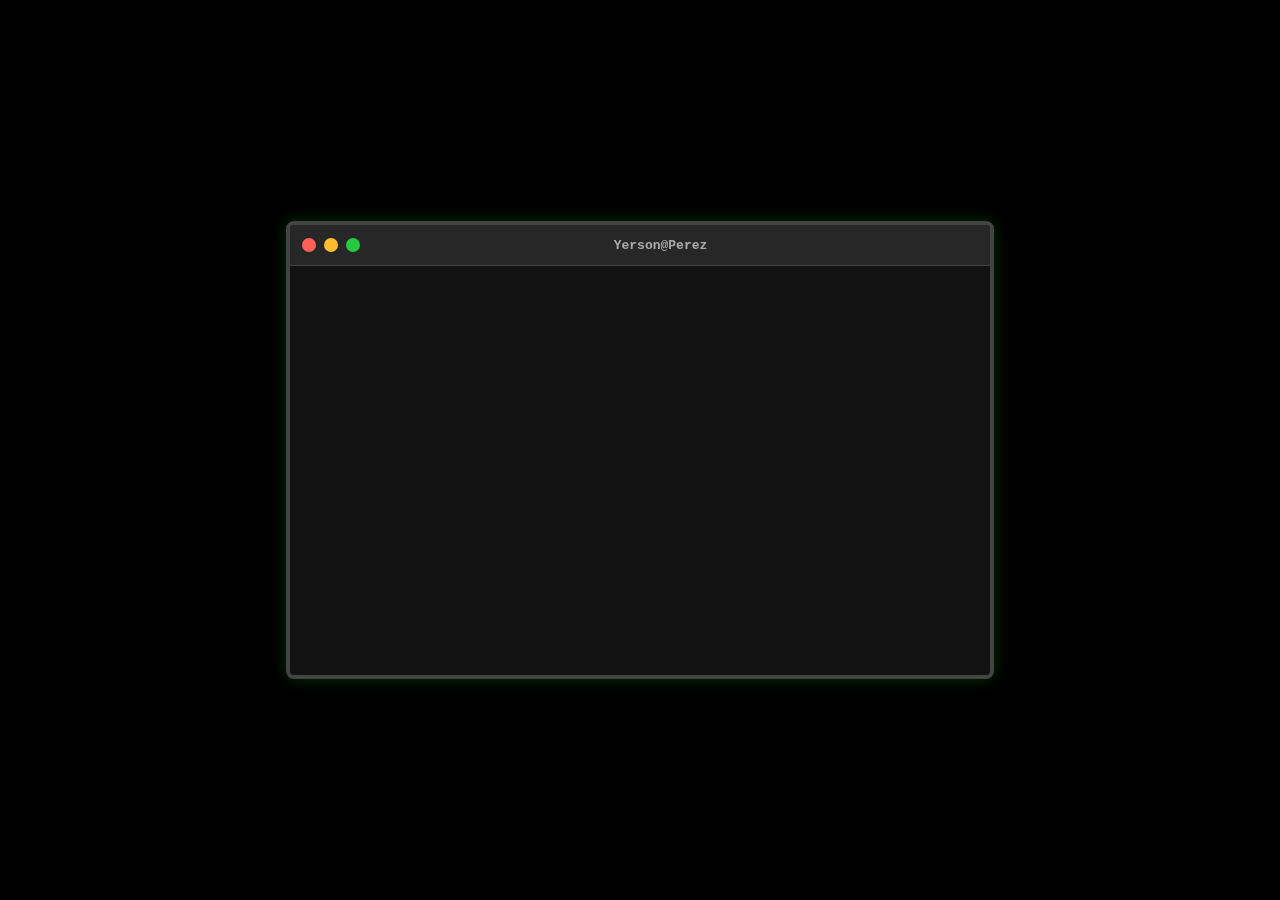
<file: index.html>
<!DOCTYPE html>
<html lang="es">
<head>
  <meta charset="UTF-8">
  <meta name="viewport" content="width=device-width, initial-scale=1.0">
  <title>Yerson Perez</title>
  <link rel="stylesheet" href="styles.css">
</head>
<body>

  <canvas id="background"></canvas>

  <div class="terminal">
    <div class="terminal-header">
      <span class="close"></span>
      <span class="min"></span>
      <span class="max"></span>
      <div class="title">Yerson@Perez</div>
    </div>

    <div class="terminal-body" id="terminal-body">
    </div>

    <input type="text" id="terminal-input" autofocus style="position:absolute; opacity:0; pointer-events:none;">
  </div>

  <script src="scripts.js"></script>
</body>
</html>
</file>
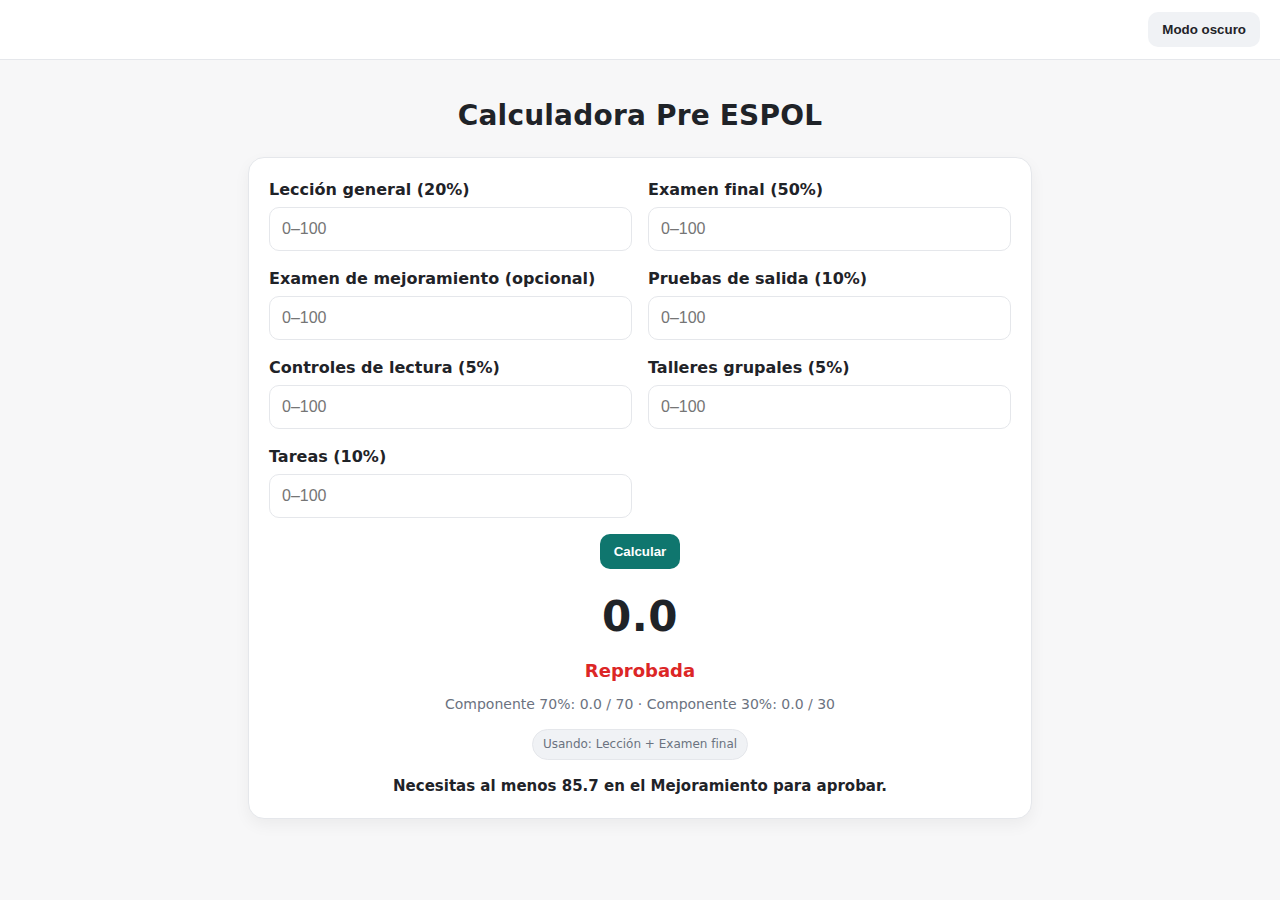
<file: calprespol.html>
<!DOCTYPE html>
<html lang="es">
<head>
  <meta charset="UTF-8" />
  <title>Calculadora Pre ESPOL</title>
  <meta name="viewport" content="width=device-width, initial-scale=1" />
  <style>
    :root{
      --bg:#f7f7f8; --fg:#1f2328; --muted:#6b7280; --card:#ffffff; --stroke:#e5e7eb;
      --primary:#0f766e; --primary-press:#0b5b56; --ok:#16a34a; --bad:#dc2626;
      --card-soft:#f0f2f5;
    }
    body.dark-mode{
      --bg:#0f1115; --fg:#e5e7eb; --muted:#9aa4af; --card:#151922; --stroke:#2b3240;
      --primary:#0ea5a5; --primary-press:#098b8b; --ok:#22c55e; --bad:#f87171;
      --card-soft:#0e131b;
    }
    *{box-sizing:border-box}
    body{
      margin:0; background:var(--bg); color:var(--fg);
      font:16px/1.45 system-ui,-apple-system,Segoe UI,Roboto,Ubuntu,"Helvetica Neue",Arial;
      transition:background .25s,color .25s;
    }

    header{
      position:sticky; top:0; z-index:10;
      display:flex; justify-content:flex-end; align-items:center;
      gap:12px; padding:12px 20px; background:var(--card);
      border-bottom:1px solid var(--stroke);
    }
    .toggle{border:1px solid var(--stroke); background:var(--card-soft); color:var(--fg)}
    .btn{padding:10px 14px; border-radius:10px; border:none; cursor:pointer; font-weight:600}
    .btn:hover{filter:brightness(0.98)}

    .wrap{max-width:820px; margin:36px auto; padding:0 18px}
    h1{margin:0 0 20px; text-align:center; font-size:28px; letter-spacing:.2px}

    .card{
      background:var(--card); border:1px solid var(--stroke);
      border-radius:16px; padding:20px; box-shadow:0 6px 16px rgba(0,0,0,.05);
    }
    .grid{
      display:grid; gap:16px;
      grid-template-columns:repeat(auto-fit, minmax(240px, 1fr));
    }
    .field{display:flex; flex-direction:column; gap:6px}
    label{font-weight:600}
    .hint{font-size:12px; color:var(--muted)}
    input{
      width:100%; padding:12px 12px; border-radius:10px;
      border:1px solid var(--stroke); background:transparent; color:var(--fg);
      font-size:16px;
    }
    .actions{display:flex; justify-content:center; margin-top:16px}
    .primary{background:var(--primary); color:#fff}
    .primary:active{background:var(--primary-press)}

    .result{
      margin-top:18px; display:grid; gap:10px; justify-items:center; text-align:center;
    }
    .final{font-size:42px; font-weight:800; letter-spacing:.5px}
    .state{font-size:18px; font-weight:700}
    .ok{color:var(--ok)} .bad{color:var(--bad)}
    .subtle{font-size:14px; color:var(--muted)}
    .pill{
      margin-top:4px; padding:6px 10px; border:1px solid var(--stroke);
      border-radius:999px; font-size:12px; color:var(--muted); background:var(--card-soft);
    }
    .need{
      font-size:15px; font-weight:600; margin-top:6px;
    }
  </style>
</head>
<body class="light-mode">
  <header>
    <button id="toggleTheme" class="btn toggle">Modo oscuro</button>
  </header>

  <div class="wrap">
    <h1>Calculadora Pre ESPOL</h1>

    <div class="card">
      <div class="grid">
        <div class="field">
          <label for="leccion">Lección general (20%)</label>
          <input type="number" id="leccion" min="0" max="100" step="1" placeholder="0–100" />
        </div>

        <div class="field">
          <label for="examen">Examen final (50%)</label>
          <input type="number" id="examen" min="0" max="100" step="1" placeholder="0–100" />
        </div>

        <div class="field">
          <label for="mejora">Examen de mejoramiento (opcional)</label>
          <input type="number" id="mejora" min="0" max="100" step="1" placeholder="0–100" />
        </div>

        <div class="field">
          <label for="pruebas">Pruebas de salida (10%)</label>
          <input type="number" id="pruebas" min="0" max="100" step="1" placeholder="0–100" />
        </div>

        <div class="field">
          <label for="controles">Controles de lectura (5%)</label>
          <input type="number" id="controles" min="0" max="100" step="1" placeholder="0–100" />
        </div>

        <div class="field">
          <label for="talleres">Talleres grupales (5%)</label>
          <input type="number" id="talleres" min="0" max="100" step="1" placeholder="0–100" />
        </div>

        <div class="field">
          <label for="tareas">Tareas (10%)</label>
          <input type="number" id="tareas" min="0" max="100" step="1" placeholder="0–100" />
        </div>
      </div>

      <div class="actions">
        <button id="calcular" class="btn primary">Calcular</button>
      </div>

      <div class="result">
        <div class="final" id="resultado">0.0</div>
        <div class="state" id="estado">–</div>
        <div class="subtle">
          Componente 70%: <span id="sub70">0.0 / 70</span> ·
          Componente 30%: <span id="sub30">0.0 / 30</span>
        </div>
        <div class="pill">Usando: <span id="origen">Lección + Examen final</span></div>
        <div id="necesita" class="need"></div>
      </div>
    </div>
  </div>

  <script>
    const clamp0100 = v => Math.min(100, Math.max(0, Number.isFinite(v) ? v : 0));
    const $ = id => document.getElementById(id);

    const leccion = $("leccion"), examen = $("examen"), mejora = $("mejora"),
          pruebas = $("pruebas"), controles = $("controles"), talleres = $("talleres"), tareas = $("tareas");

    const resultado = $("resultado"), estado = $("estado"),
          sub70 = $("sub70"), sub30 = $("sub30"),
          origen = $("origen"), necesita = $("necesita");

    function calcularNota(){
      const nLeccion = clamp0100(parseFloat(leccion.value));
      const nExamen  = clamp0100(parseFloat(examen.value));
      const nMejora  = clamp0100(parseFloat(mejora.value));
      const nPruebas = clamp0100(parseFloat(pruebas.value));
      const nControles = clamp0100(parseFloat(controles.value));
      const nTalleres = clamp0100(parseFloat(talleres.value));
      const nTareas = clamp0100(parseFloat(tareas.value));

      // Componente 30% (0..30 puntos)
      const comp30 = nPruebas*0.10 + nControles*0.05 + nTalleres*0.05 + nTareas*0.10;

      // Componente 70% normal (0..70 puntos)
      const comp70normal = nLeccion*0.20 + nExamen*0.50;

      // Mejoramiento (0..100) -> convertido a 0..70
      const comp70mejora = nMejora * 0.70;

      // Usar el mayor
      const usaMejora = comp70mejora > comp70normal;
      const comp70 = usaMejora ? comp70mejora : comp70normal;

      // Nota final precisa
      const notaFinal = comp70 + comp30;

      // Redondear a 1 decimal para mostrar y comparar
      const notaFinalRedondeada = Math.round(notaFinal * 10) / 10;

      resultado.textContent = notaFinalRedondeada.toFixed(1);
      sub70.textContent = `${comp70.toFixed(1)} / 70`;
      sub30.textContent = `${comp30.toFixed(1)} / 30`;
      origen.textContent = usaMejora ? "Examen de Mejoramiento" : "Lección + Examen final";

      if (notaFinalRedondeada >= 60){
        estado.textContent = "Aprobada";
        estado.className = "state ok";
        necesita.textContent = "";
      } else {
        estado.textContent = "Reprobada";
        estado.className = "state bad";

        // ¿Qué necesito en el Mejoramiento?
        const req = (60 - comp30) / 0.70;
        if (req > 100){
          necesita.textContent = "Aunque saques 100 en el Mejoramiento, no alcanzarías 60.";
        } else {
          const reqClamped = Math.max(0, req);
          necesita.textContent = `Necesitas al menos ${reqClamped.toFixed(1)} en el Mejoramiento para aprobar.`;
        }
      }
    }

    [leccion, examen, mejora, pruebas, controles, talleres, tareas].forEach(i=>{
      i.addEventListener("input", calcularNota);
    });
    $("calcular").addEventListener("click", calcularNota);

    $("toggleTheme").addEventListener("click", ()=>{
      document.body.classList.toggle("dark-mode");
      document.body.classList.toggle("light-mode");
      $("toggleTheme").textContent = document.body.classList.contains("dark-mode") ? "Modo claro" : "Modo oscuro";
    });

    calcularNota();
  </script>
</body>
</html>
</file>
<file: styles.css>
body {
  margin: 0;
  padding: 0;
  font-family: "Courier New", monospace;
  font-size: 18px;
  overflow: hidden;
  background: #000;
  display: flex;
  justify-content: center;
  align-items: center;
  height: 100vh;
}

#background {
  position: fixed;
  top: 0;
  left: 0;
  width: 100%;
  height: 100%;
  z-index: 0;
}

.terminal {
  position: relative;
  z-index: 10;
  width: 700px;
  max-width: 95%;
  height: 450px;
  background: rgba(30,30,30,0.6);
  border: 4px solid #444;
  border-radius: 8px;
  display: flex;
  flex-direction: column;
  overflow: hidden;
  box-shadow: 0 0 15px rgba(0,255,0,0.2);
}

.terminal-header {
  background: rgba(43,43,43,0.85);
  padding: 6px 12px;
  display: flex;
  align-items: center;
  gap: 8px;
  border-bottom: 1px solid #444;
  height: 28px;
}

.terminal-header span {
  width: 14px;
  height: 14px;
  border-radius: 50%;
  display: inline-block;
}

.close { background: #ff5f56; }
.min   { background: #ffbd2e; }
.max   { background: #27c93f; }

.terminal-header .title {
  flex: 1;
  text-align: center;
  color: #aaa;
  font-size: 13px;
  font-weight: bold;
  margin-right: 25px;
}

.terminal-body {
  flex: 1;
  padding: 15px;
  color: #dcdcdc;
  overflow-y: auto;
  white-space: pre-wrap;
  background: transparent;
  display: flex;
  flex-direction: column;
  justify-content: flex-start;
}

.command {
  color: #19e0d6;
}
.response {
  color: #aaaaaa;
  margin-left: 2ch;
}
a {
  color: #aaaaaa;
  text-decoration: none;
}
a:hover {
  color: #00ff00;
}

.cursor {
  display: inline-block;
  width: 10px;
  background: #00ff00;
  margin-left: 2px;
  animation: blink 1s infinite;
}
@keyframes blink {
  0%, 49% { opacity: 1; }
  50%, 100% { opacity: 0; }
}

.terminal-body::-webkit-scrollbar {
  width: 5px;
}
.terminal-body::-webkit-scrollbar-thumb {
  background: #333;
  border-radius: 4px;
}
.terminal-body::-webkit-scrollbar-thumb:hover {
  background: #555;
}
</file>
